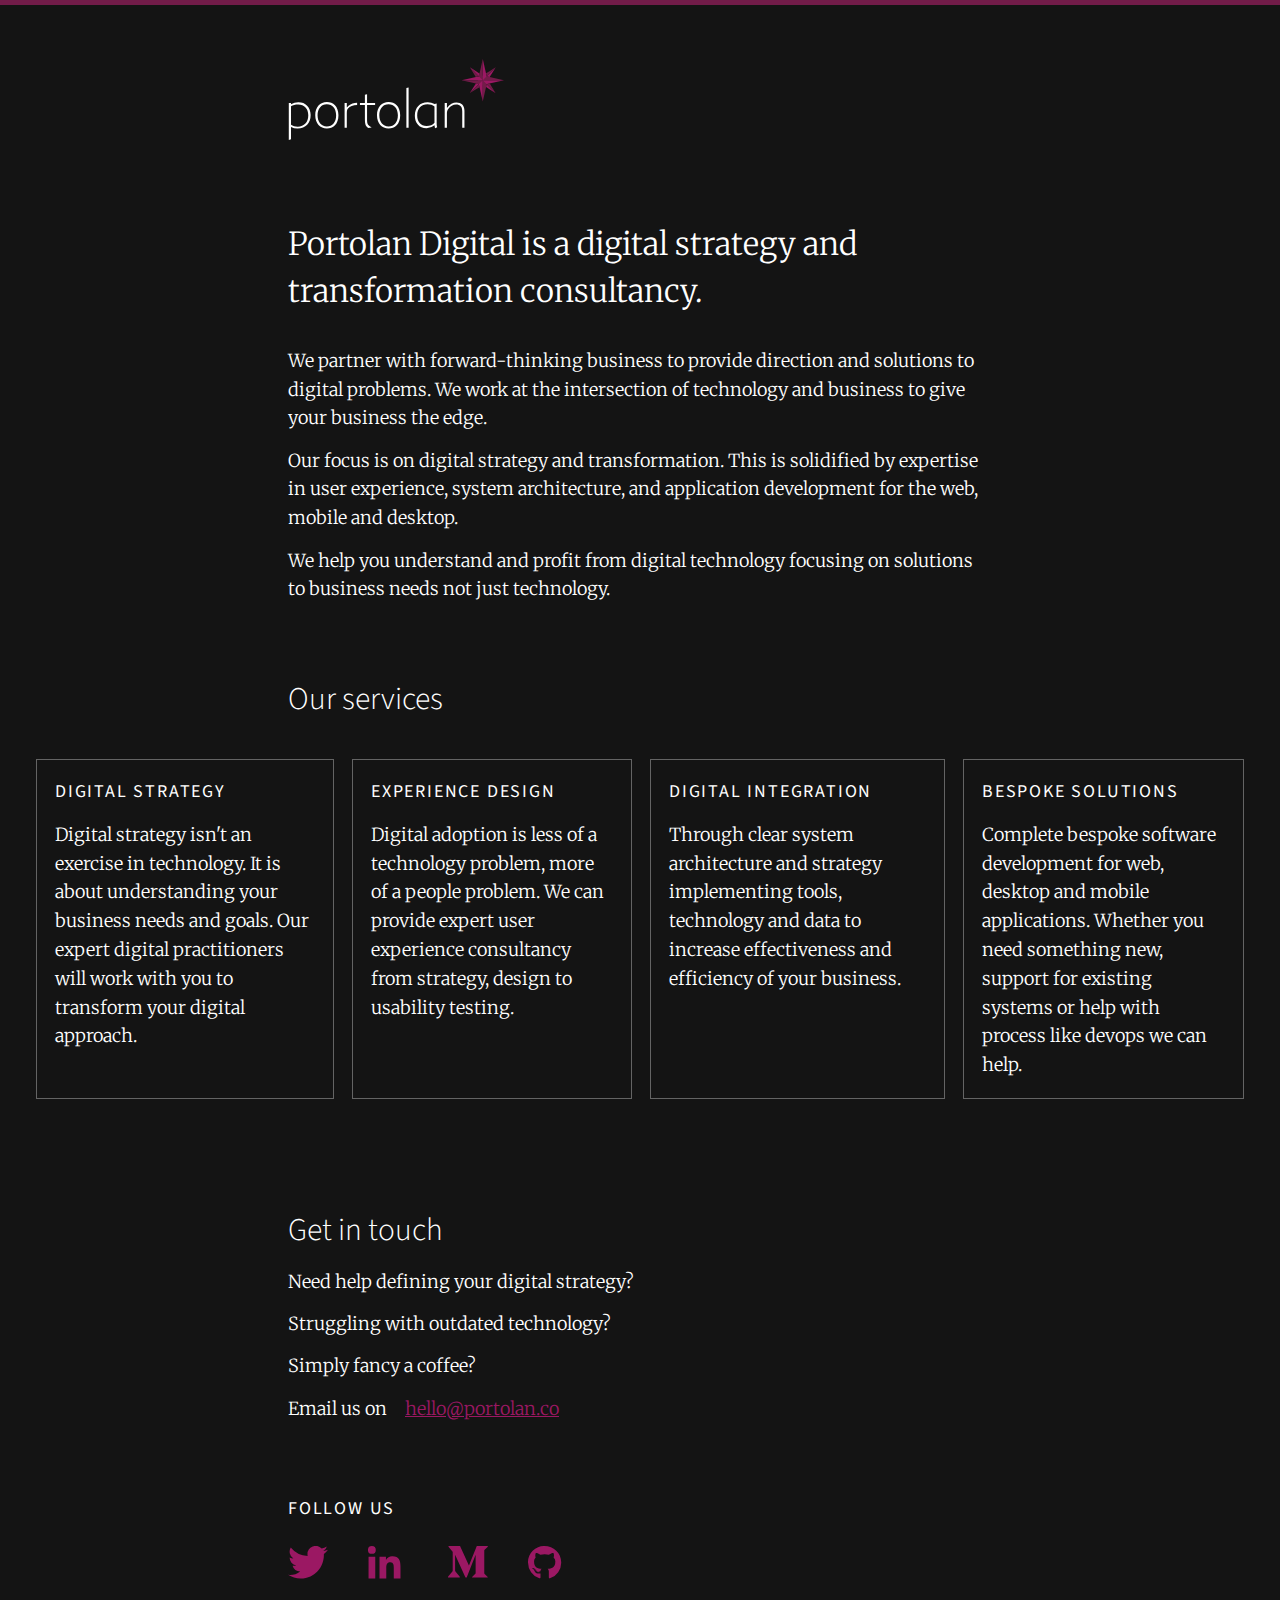
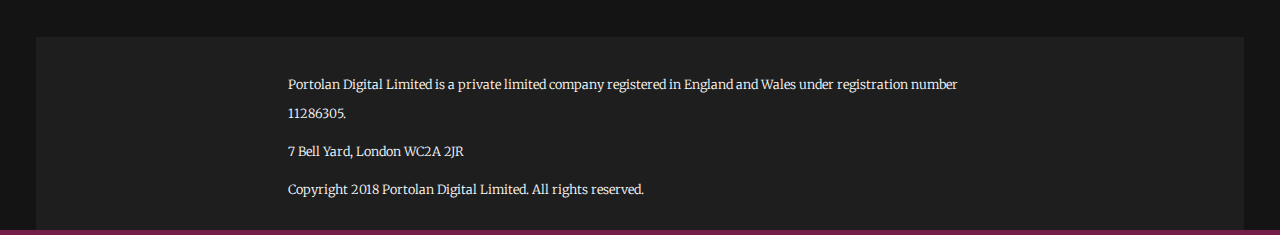
<file: index.html>
<!DOCTYPE html>
<html lang="en-gb">
  <head>

    <meta http-equiv="Content-Type" content="text/html; charset=utf-8"/>
    <meta name="viewport" content="width=device-width, initial-scale=1, shrink-to-fit=no">
    <title>Portolan Digital – Digital strategy and transformation consultancy</title>
    <meta name="description" content="Portolan Digital is a digital strategy and digital transformation consultancy with experience in end-to-end software development. We are digital transformation consultants using expertise in user experience, system architecture, and software development. We help you understand and profit from digital technology focusing on solutions to business needs not just technology.">

    <meta name="robots" content="index,follow">
    <link rel="stylesheet" href="css/style.css">
    </head>
    <body>
      <div class="container">
        <header>
          <div class=logo><img src="img/logo.svg" alt="Portolan Digital Logo"></div>
        </header>
        <main>
          <section class="intro">
            <h1>Portolan Digital is a digital strategy and transformation consultancy.</h1>
            <p>We partner with forward-thinking business to provide direction and solutions to digital problems. We work at the intersection of technology and business to give your business the edge.</p>
            <p>Our focus is on digital strategy and transformation. This is solidified by expertise in user experience, system architecture, and application development for the web, mobile and desktop.</p>
            <p>We help you understand and profit from digital technology focusing on solutions to business needs not just technology.</p>
          </section>
          <section class="services">
            <h2>Our services</h2>
          </div>
            <div class="services-grid">
              <div class="service">
                <h3>
                  Digital strategy
                </h3>
                <p>Digital strategy isn&#39;t an exercise in technology. It is about understanding your business needs and goals. Our expert digital practitioners will work with you to transform your digital approach.</p>
            <!-- <p><a href="/digital-strategy">Digital strategy</a> <span class=pink>&rarr;</span></p>-->
          </div>
          <div class="service">
            <h3>
              Experience design
            </h3>
            <p>Digital adoption is less of a technology problem, more of a people problem. We can provide expert user experience consultancy from strategy, design to usability testing.</p>
            <!--<p><a href="/user-experience-design">Experience design</a> <span class=pink>&rarr;</span></p>-->
          </div>
          <div class="service">
            <h3>
              Digital integration
            </h3>
            <p>Through clear system architecture and strategy implementing tools, technology and data to increase effectiveness and efficiency of your business.</p>
            <!--<p><a href="/digital-integration">Digital integration</a> <span class=pink>&rarr;</span></p>-->
          </div>
          <div class="service">
            <h3>
              Bespoke solutions
            </h3>
            <p>Complete bespoke software development for web, desktop and mobile applications. Whether you need something new, support for existing systems or help with process like devops we can help.</p>
            <!-- <p><a href="/bespoke-software-development">Bespoke solutions</a> <span class=pink>&rarr;</span></p>-->
          </div>
        </div>
          </section>
        <div class="container">
          <section class="contact">
            <h2>Get in touch</h2>
            <p>Need help defining your digital strategy?</p>
            <p>Struggling with outdated technology?</p>
            <p>Simply fancy a coffee?</p>
            <p>Email us on&emsp;<a class="link" href="mailto:hello@portolan.co">hello@portolan.co</a></p>
          </section>
        <section class="follow">
          <h3>Follow us</h3>
          <ul class="social-links">
            <li class="social"><a class="social__link"  rel="me" href="https://twitter.com/portolandigital" target="_blank"><svg aria-hidden="true" class="social__icon"><use xlink:href="/img/symbols.svg#twitter"></use></svg><span class="social__label">Twitter</span></a></li>
            <li class="social"><a class="social__link" rel="me" href="https://uk.linkedin.com/company/portolandigital" target="_blank"><svg aria-hidden="true" class="social__icon"><use xlink:href="/img/symbols.svg#linkedin"></use></svg><span class="social__label">LinkedIn</span></a></li>
            <li class="social"><a class="social__link" rel="me" href="https://medium.com/@portolandigital" target="_blank"><svg aria-hidden="true" class="social__icon"><use xlink:href="/img/symbols.svg#medium"></use></svg><span class="social__label">Medium</span></a></li>
            <li class="social"><a class="social__link" rel="me" href="https://github.com/Portolan-Digital" target="_blank"><svg aria-hidden="true" class="social__icon"><use xlink:href="/img/symbols.svg#github"></use></svg><span class="social__label">Github</span></a></li>
          </ul>
        </section>
      </div>
      </main>
      <footer>
        <div class="container">
          <p>Portolan Digital Limited is a private limited company registered in England and Wales under registration number 11286305.</p>
          <p>7 Bell Yard, London WC2A 2JR</p>
          <p>Copyright 2018 Portolan Digital Limited. All rights reserved.</p>
        </div>
      </footer>
      </div>
    </body>
<!-- Global site tag (gtag.js) - Google Analytics -->
<script async src="https://www.googletagmanager.com/gtag/js?id=UA-117278370-1"></script>
<script>
  window.dataLayer = window.dataLayer || [];
  function gtag(){dataLayer.push(arguments);}
  gtag('js', new Date());

  gtag('config', 'UA-117278370-1');
</script>
</html>
</file>
<file: css/style.css>
@import url('https://fonts.googleapis.com/css?family=Merriweather:300, 400');

@import url('https://fonts.googleapis.com/css?family=Source+Sans+Pro');

/* http://meyerweb.com/eric/tools/css/reset/
   v2.0 | 20110126
   License: none (public domain)
*/

html, body, div, span, applet, object, iframe,
h1, h2, h3, h4, h5, h6, p, blockquote, pre,
a, abbr, acronym, address, big, cite, code,
del, dfn, em, img, ins, kbd, q, s, samp,
small, strike, strong, sub, sup, tt, var,
b, u, i, center,
dl, dt, dd, ol, ul, li,
fieldset, form, label, legend,
table, caption, tbody, tfoot, thead, tr, th, td,
article, aside, canvas, details, embed,
figure, figcaption, footer, header, hgroup,
menu, nav, output, ruby, section, summary,
time, mark, audio, video {
	margin: 0;
	padding: 0;
	border: 0;
	font-size: 100%;
	font: inherit;
	vertical-align: baseline;
}
/* HTML5 display-role reset for older browsers */
article, aside, details, figcaption, figure,
footer, header, hgroup, menu, nav, section {
	display: block;
}
body {
	line-height: 1;
}
ol, ul {
	list-style: none;
}
blockquote, q {
	quotes: none;
}
blockquote:before, blockquote:after,
q:before, q:after {
	content: '';
	content: none;
}
table {
	border-collapse: collapse;
	border-spacing: 0;
}

/* ----- */

body {
  background-color: rgb(20, 20, 20);
  color: white;
  font-family: 'Merriweather', serif;
  font-weight: 300;
  font-size: 18px;
  line-height: 1.6em;
  border-top: 5px solid #721C49;
  border-bottom: 5px solid #721C49;
	padding: 0 2em;

}

h1 {
  font-size: 1.75em;
  line-height: 1.5em;
  margin-bottom: 1em;
}

h2 {
	font-size: 1.75em;
	line-height: 1.5em;
	font-family: "Source Sans Pro"
}

h3 {
  font-weight: 400;
  text-transform: uppercase;
  letter-spacing: 0.1em;
  font-family: "Source Sans Pro"
}

a:link {
    color: #9B1863;
		text-decoration: underline;
		text-decoration-style: underline;
}

a:hover, a:active {
  color: #721C49;
  text-decoration: none;
}

a:visited {
  color: #721C49;
}

p {
  margin-top: 0.75em;

}

.container {
  margin: auto;
  max-width: 44rem;
}

.logo {
  margin: 3em 0;
}

.logo img {
  width: 12em;
}

.social-links {
  margin-top: 1em;
}

.social {
    margin: .7em 1em 0 0;
    padding: 0;
    display: inline;
}

.social__icon {
    height: 40px;
    width: 40px;
    transform: scale(1);
    margin-right: 1em;
    vertical-align: text-top;
    margin-top: 2px;
    fill: #9B1863;
}

.social__label {
    display: none;
}

.social__link:hover {
    text-decoration: none;
}

.social__link:hover .social__icon {
    fill: #721C49;
}

section {
  margin-top: 4em;
}

footer {
  font-size: 0.7em;
  background-color: rgb(30,30,30);
  padding: 2em;
  margin-top: 4em;
}

.services-grid {
  display: grid;
  grid-gap: 1em;
  grid-template-columns: repeat(4, [col] auto ) ;
  grid-template-rows: repeat(1, [row] auto  );
  margin-left: auto;
	margin-right: auto;
  max-width: 84rem;
  padding: 2em 0;
}

@media screen and (max-width: 600px) {
	.services-grid {
		display: block;
	}
	.service {
		margin-top: 1em;
	}
}

@media screen and (max-width: 1000px) {
	.services-grid {
		grid-template-columns: repeat(2, [col] auto ) ;
	}
}

.service {
	display: block;
	border: 1px solid rgb(100,100,100);
	padding: 1em;
}
.no-underline {
	text-decoration: none;
}

.pink {
	color: #9B1863;
}
</file>
